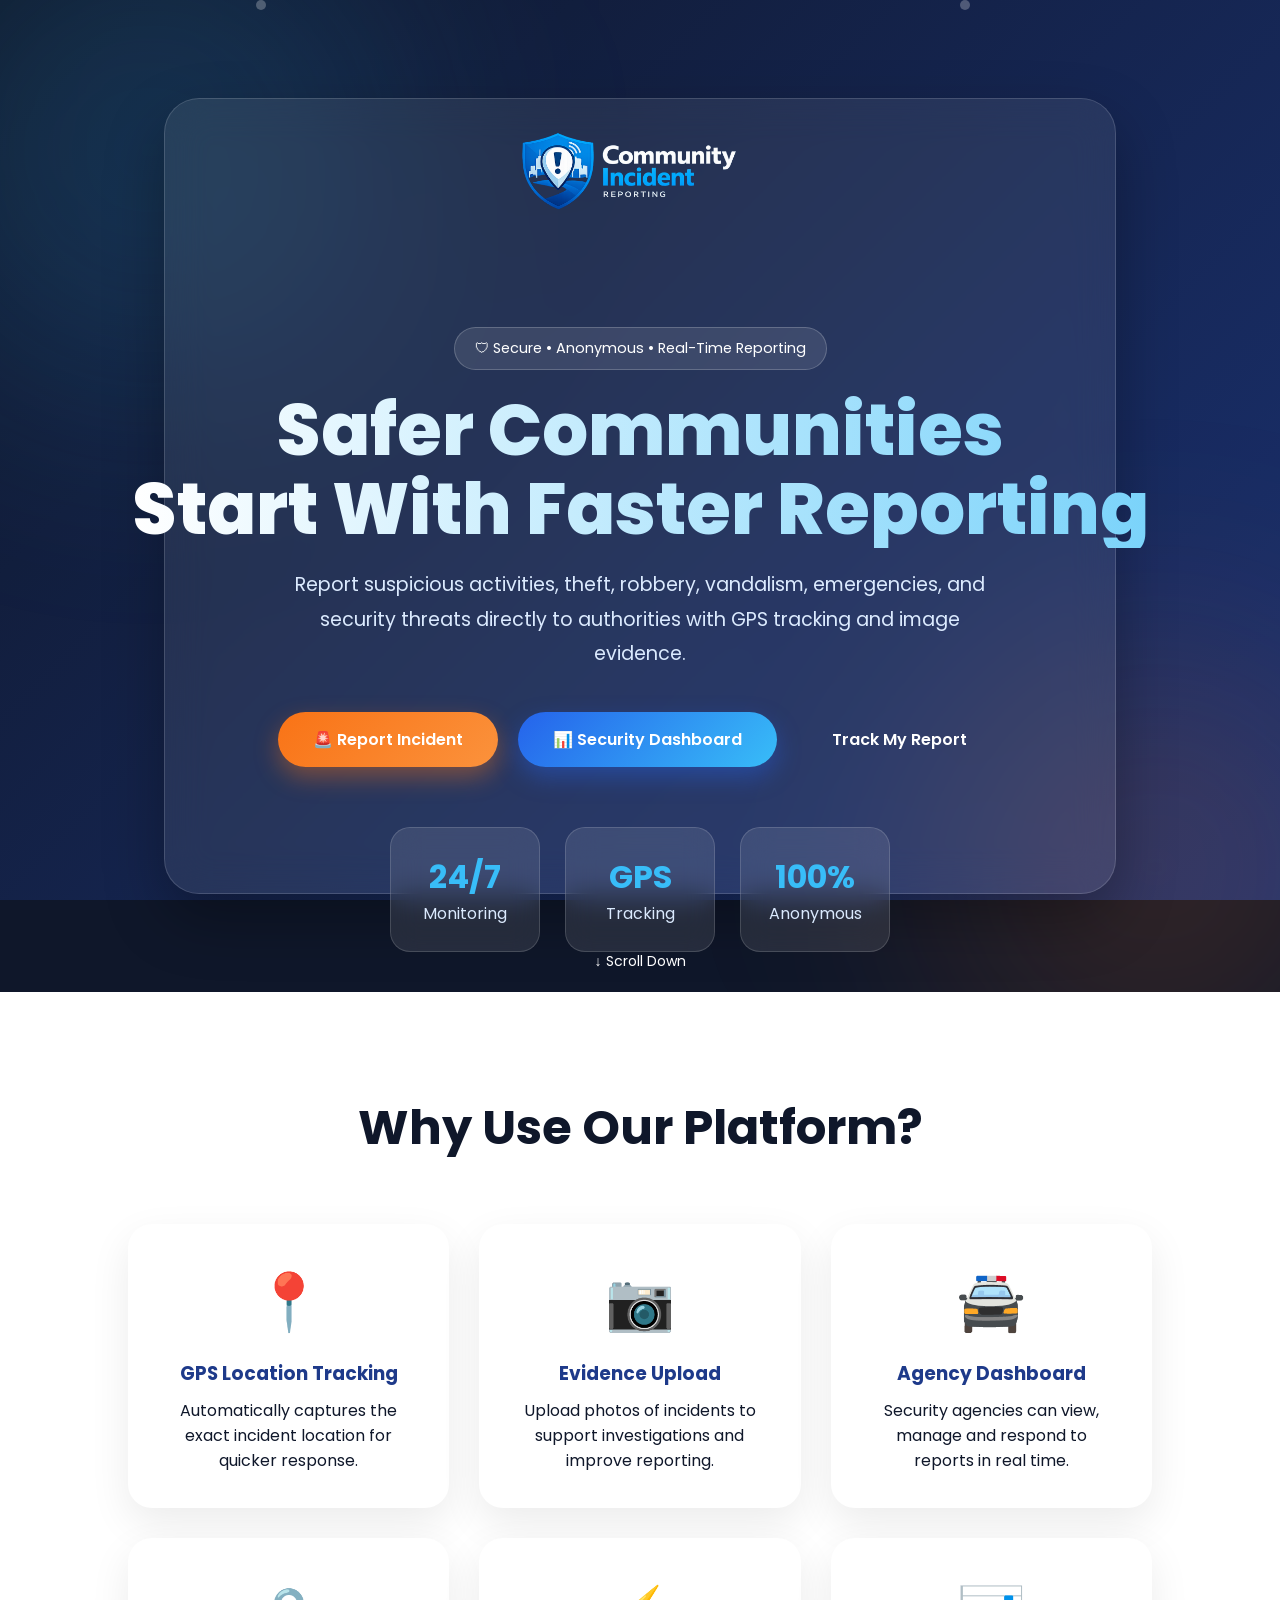
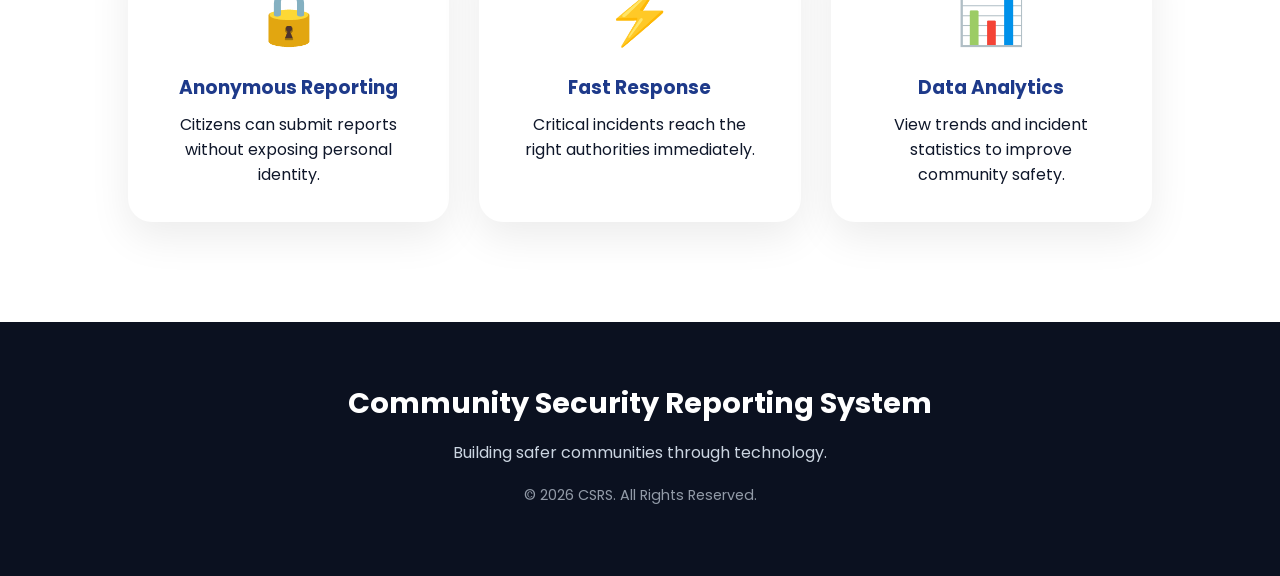
<file: index.html>
<!DOCTYPE html>
<html lang="en">
<head>
    <meta charset="UTF-8">
    <meta name="viewport" content="width=device-width, initial-scale=1.0">
    <title>Community Security Reporting System</title>

    <link rel="stylesheet" href="style.css">
</head>
<body>

    <!-- Floating Particles -->
    <div class="particles"></div>

    <!-- Hero Section -->
    <section class="hero">

        <!-- Glow Effects -->
        <div class="hero-glow"></div>
        <div class="hero-glow-2"></div>

        <!-- Logo -->
        <img src="assets/logo.png" alt="CSRS Logo" class="logo">

        <!-- Badge -->
        <span class="badge">
            🛡 Secure • Anonymous • Real-Time Reporting
        </span>

        <!-- Heading -->
        <h1>
            Safer Communities <br>
            Start With Faster Reporting
        </h1>

        <!-- Description -->
        <p>
            Report suspicious activities, theft, robbery,
            vandalism, emergencies, and security threats
            directly to authorities with GPS tracking and
            image evidence.
        </p>

        <!-- Buttons -->
        <div class="buttons">

            <a href="report.html" class="btn">
                🚨 Report Incident
            </a>

            <a href="dashboard.html" class="btn secondary">
                📊 Security Dashboard
            </a>
            <a href="track.html" class="btn">
    Track My Report
</a>

        </div>

        <!-- Statistics -->
        <div class="stats">

            <div class="stat">
                <h2>24/7</h2>
                <span>Monitoring</span>
            </div>

            <div class="stat">
                <h2>GPS</h2>
                <span>Tracking</span>
            </div>

            <div class="stat">
                <h2>100%</h2>
                <span>Anonymous</span>
            </div>

        </div>

        <!-- Scroll Indicator -->
        <div class="scroll-indicator">
            ↓ Scroll Down
        </div>

    </section>

    <!-- Features Section -->
    <section class="features">

        <h2>Why Use Our Platform?</h2>

        <div class="feature-grid">

            <div class="feature-card">
                <div class="icon">📍</div>
                <h3>GPS Location Tracking</h3>
                <p>
                    Automatically captures the exact
                    incident location for quicker response.
                </p>
            </div>

            <div class="feature-card">
                <div class="icon">📷</div>
                <h3>Evidence Upload</h3>
                <p>
                    Upload photos of incidents to support
                    investigations and improve reporting.
                </p>
            </div>

            <div class="feature-card">
                <div class="icon">🚔</div>
                <h3>Agency Dashboard</h3>
                <p>
                    Security agencies can view, manage and
                    respond to reports in real time.
                </p>
            </div>

            <div class="feature-card">
                <div class="icon">🔒</div>
                <h3>Anonymous Reporting</h3>
                <p>
                    Citizens can submit reports without
                    exposing personal identity.
                </p>
            </div>

            <div class="feature-card">
                <div class="icon">⚡</div>
                <h3>Fast Response</h3>
                <p>
                    Critical incidents reach the right
                    authorities immediately.
                </p>
            </div>

            <div class="feature-card">
                <div class="icon">📊</div>
                <h3>Data Analytics</h3>
                <p>
                    View trends and incident statistics to
                    improve community safety.
                </p>
            </div>

        </div>

    </section>

    <!-- Footer -->
    <footer class="footer">

        <h3>Community Security Reporting System</h3>

        <p>
            Building safer communities through technology.
        </p>

        <p class="copyright">
            © 2026 CSRS. All Rights Reserved.
        </p>

    </footer>

    <script src="scroll.js"></script>
    <script src="transition.js"></script>

</body>
</html>
</file>
<file: style.css>
@import url('https://fonts.googleapis.com/css2?family=Poppins:wght@300;400;500;600;700;800&display=swap');

*{
    margin:0;
    padding:0;
    box-sizing:border-box;
    font-family:'Poppins',sans-serif;
}

html{
    scroll-behavior:smooth;
}

body{
    min-height:100vh;
    overflow-x:hidden;
    background:#0f172a;
    color:white;
    position:relative;
}

/* Animated Background */

body::before{
    content:"";
    position:fixed;
    inset:0;

    background:
    linear-gradient(
        135deg,
        #0f172a,
        #1e3a8a,
        #0f172a,
        #0f172a
    );

    background-size:400% 400%;

    animation:bgMove 12s ease infinite;

    z-index:-5;
}

@keyframes bgMove{
    0%{
        background-position:0% 50%;
    }
    50%{
        background-position:100% 50%;
    }
    100%{
        background-position:0% 50%;
    }
}

/* Floating Particles */

.particles{
    position:fixed;
    inset:0;
    pointer-events:none;
    z-index:-1;
}

.particles::before,
.particles::after{
    content:"";
    position:absolute;

    width:10px;
    height:10px;

    background:white;

    border-radius:50%;

    opacity:.25;
}

.particles::before{
    left:20%;
    animation:floatParticle 10s infinite linear;
}

.particles::after{
    left:75%;
    animation:floatParticle 15s infinite linear;
}

@keyframes floatParticle{
    from{
        transform:translateY(100vh);
    }
    to{
        transform:translateY(-100px);
    }
}

/* Hero Section */

.hero{
    position:relative;

    min-height:100vh;

    display:flex;
    justify-content:center;
    align-items:center;
    flex-direction:column;

    text-align:center;

    padding:40px 20px;
}

/* Glass Card */

.hero::before{
    content:"";

    position:absolute;

    width:90%;
    max-width:950px;

    height:80%;

    border-radius:35px;

    background:
    rgba(255,255,255,.08);

    border:
    1px solid rgba(255,255,255,.15);

    backdrop-filter:blur(20px);

    box-shadow:
    0 25px 60px rgba(0,0,0,.3);

    z-index:-1;
}

/* Glow Effects */

.hero-glow{
    position:absolute;

    width:500px;
    height:500px;

    border-radius:50%;

    background:
    rgba(56,189,248,.15);

    filter:blur(120px);

    top:-100px;
    left:-100px;

    z-index:-2;
}

.hero-glow-2{
    position:absolute;

    width:450px;
    height:450px;

    border-radius:50%;

    background:
    rgba(249,115,22,.15);

    filter:blur(120px);

    bottom:-100px;
    right:-100px;

    z-index:-2;
}

/* Logo */

.logo{
    width:400px;

    margin-bottom:20px;

    animation:floatLogo 3s ease-in-out infinite;
}

@keyframes floatLogo{
    0%{
        transform:translateY(0);
    }

    50%{
        transform:translateY(-15px);
    }

    100%{
        transform:translateY(0);
    }
}

/* Badge */

.badge{
    padding:10px 20px;

    border-radius:50px;

    background:
    rgba(255,255,255,.1);

    border:
    1px solid rgba(255,255,255,.2);

    margin-bottom:20px;

    font-size:.9rem;
}

/* Heading */

.hero h1{

    font-size:4.5rem;

    font-weight:800;

    line-height:1.1;

    margin-bottom:20px;

    background:
    linear-gradient(
        90deg,
        #ffffff,
        #38bdf8,
        #ffffff
    );

    background-size:300%;

    -webkit-background-clip:text;
    -webkit-text-fill-color:transparent;

    animation:
    gradientText 8s linear infinite,
    fadeUp 1s ease;
}

@keyframes gradientText{
    from{
        background-position:0%;
    }
    to{
        background-position:300%;
    }
}

/* Paragraph */

.hero p{
    max-width:700px;

    color:#dbeafe;

    font-size:1.2rem;

    line-height:1.8;

    margin-bottom:40px;

    animation:fadeUp 1.3s ease;
}

/* Buttons */

.buttons{
    display:flex;
    flex-wrap:wrap;
    justify-content:center;
    gap:20px;
}

.btn{
    text-decoration:none;

    padding:15px 35px;

    border-radius:50px;

    font-weight:600;

    color:white;

    transition:.4s;

    animation:fadeUp 1.5s ease;
}

.btn:first-child{

    background:
    linear-gradient(
        135deg,
        #f97316,
        #fb923c
    );

    box-shadow:
    0 10px 25px rgba(249,115,22,.4);
}

.secondary{

    background:
    linear-gradient(
        135deg,
        #2563eb,
        #38bdf8
    );

    box-shadow:
    0 10px 25px rgba(37,99,235,.4);
}

.btn:hover{
    transform:
    translateY(-6px)
    scale(1.05);

    box-shadow:
    0 25px 40px rgba(0,0,0,.3);
}

/* Statistics */

.stats{
    display:flex;
    justify-content:center;
    flex-wrap:wrap;
    gap:25px;

    margin-top:60px;
}

.stat{

    min-width:150px;

    padding:25px;

    border-radius:20px;

    background:
    rgba(255,255,255,.1);

    border:
    1px solid rgba(255,255,255,.15);

    backdrop-filter:blur(15px);

    transition:.4s;
}

.stat:hover{
    transform:translateY(-8px);
}

.stat h2{
    color:#38bdf8;
    font-size:2rem;
}

.stat span{
    color:#dbeafe;
}

/* Scroll Indicator */

.scroll-indicator{

    position:absolute;

    bottom:20px;

    font-size:14px;

    color:white;

    animation:bounce 2s infinite;
}

@keyframes bounce{
    0%,100%{
        transform:translateY(0);
    }

    50%{
        transform:translateY(10px);
    }
}

/* Features */

.features{

    background:white;

    padding:100px 10%;

    text-align:center;

    color:#0f172a;
}

.features h2{

    font-size:3rem;

    margin-bottom:60px;
}

.feature-grid{

    display:grid;

    grid-template-columns:
    repeat(auto-fit,minmax(250px,1fr));

    gap:30px;
}

.feature-card{

    background:white;

    padding:35px;

    border-radius:24px;

    box-shadow:
    0 15px 40px rgba(0,0,0,.08);

    opacity:0;

    transform:
    translateY(40px);

    transition:
    .7s ease;
}

.feature-card.show{

    opacity:1;

    transform:
    translateY(0);
}

.feature-card:hover{

    transform:
    translateY(-12px)
    scale(1.03);

    box-shadow:
    0 25px 60px rgba(37,99,235,.15);
}

.icon{

    font-size:3.5rem;

    margin-bottom:15px;
}

.feature-card h3{

    margin-bottom:10px;

    color:#1e3a8a;
}

/* Animations */

@keyframes fadeUp{
    from{
        opacity:0;
        transform:translateY(40px);
    }

    to{
        opacity:1;
        transform:translateY(0);
    }
}

/* Mobile */

@media(max-width:768px){

    .hero h1{
        font-size:2.8rem;
    }

    .hero p{
        font-size:1rem;
    }

    .logo{
        width:100px;
    }

    .hero::before{
        width:95%;
        height:90%;
    }

    .features h2{
        font-size:2rem;
    }
}
.footer{
    background:#0b1120;
    color:white;
    text-align:center;
    padding:60px 20px;
}

.footer h3{
    margin-bottom:15px;
    font-size:1.8rem;
}

.footer p{
    color:#cbd5e1;
    margin-bottom:10px;
}

.copyright{
    margin-top:20px;
    font-size:.9rem;
    opacity:.7;
}
</file>
